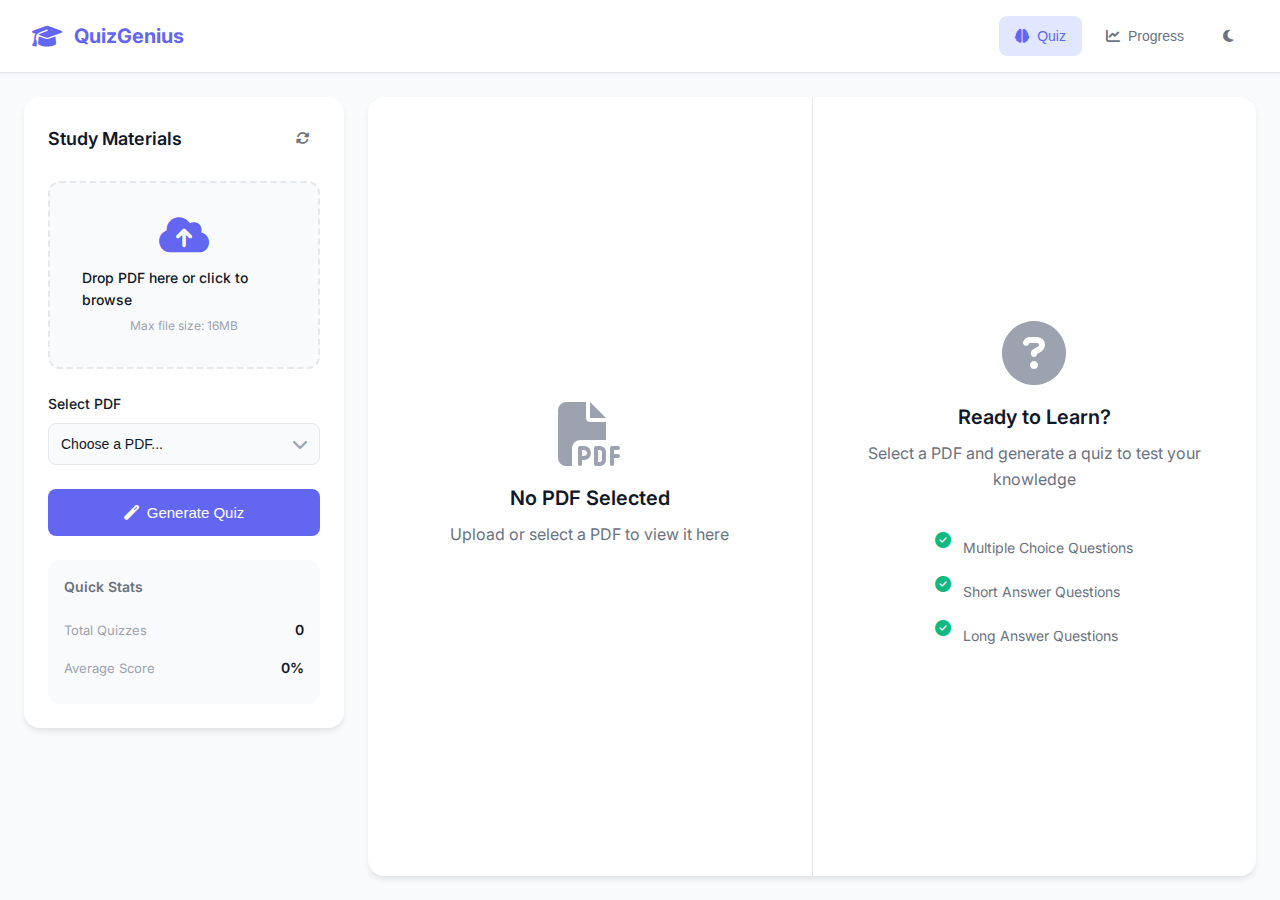
<file: index.html>
<!DOCTYPE html>
<html lang="en">
<head>
    <meta charset="UTF-8">
    <meta name="viewport" content="width=device-width, initial-scale=1.0">
    <title>QuizGenius - AI-Powered Study Assistant</title>
    <link rel="stylesheet" href="style.css">
    <link rel="preconnect" href="https://fonts.googleapis.com">
    <link rel="preconnect" href="https://fonts.gstatic.com" crossorigin>
    <link href="https://fonts.googleapis.com/css2?family=Inter:wght@300;400;500;600;700;800&display=swap" rel="stylesheet">
    <link rel="stylesheet" href="https://cdnjs.cloudflare.com/ajax/libs/font-awesome/6.4.0/css/all.min.css">
</head>
<body>
    <!-- Header Navigation -->
    <header class="app-header">
        <div class="header-content">
            <div class="logo">
                <i class="fas fa-graduation-cap"></i>
                <span>QuizGenius</span>
            </div>
            <nav class="header-nav">
                <button class="nav-btn active" data-view="quiz">
                    <i class="fas fa-brain"></i>
                    <span>Quiz</span>
                </button>
                <button class="nav-btn" data-view="progress">
                    <i class="fas fa-chart-line"></i>
                    <span>Progress</span>
                </button>
                <button class="nav-btn theme-toggle" id="themeToggle">
                    <i class="fas fa-moon"></i>
                </button>
            </nav>
        </div>
    </header>

    <!-- Main Container -->
    <main class="app-container">
        <!-- Sidebar Controls -->
        <aside class="sidebar">
            <div class="sidebar-header">
                <h2>Study Materials</h2>
                <button class="btn-icon" id="refreshPDFs">
                    <i class="fas fa-sync-alt"></i>
                </button>
            </div>

            <!-- Upload Section -->
            <div class="upload-section">
                <label for="fileInput" class="upload-area">
                    <i class="fas fa-cloud-upload-alt"></i>
                    <span class="upload-text">Drop PDF here or click to browse</span>
                    <span class="upload-hint">Max file size: 16MB</span>
                    <input type="file" id="fileInput" accept=".pdf" hidden>
                </label>
                <div class="upload-progress" id="uploadProgress">
                    <div class="progress-bar">
                        <div class="progress-fill"></div>
                    </div>
                    <span class="progress-text">Uploading...</span>
                </div>
            </div>

            <!-- PDF Selection -->
            <div class="pdf-section">
                <label class="section-label">Select PDF</label>
                <div class="select-wrapper">
                    <select id="pdfSelect" class="modern-select">
                        <option value="">Choose a PDF...</option>
                    </select>
                    <i class="fas fa-chevron-down select-icon"></i>
                </div>
            </div>

            <!-- Quiz Controls -->
            <div class="quiz-controls">
                <button id="generateQuizBtn" class="btn btn-primary btn-large">
                    <i class="fas fa-magic"></i>
                    Generate Quiz
                </button>
                <button id="newQuizBtn" class="btn btn-secondary btn-large" style="display: none;">
                    <i class="fas fa-redo"></i>
                    New Quiz
                </button>
            </div>

            <!-- Stats Card -->
            <div class="stats-card">
                <h3>Quick Stats</h3>
                <div class="stat-item">
                    <span class="stat-label">Total Quizzes</span>
                    <span class="stat-value" id="totalQuizzes">0</span>
                </div>
                <div class="stat-item">
                    <span class="stat-label">Average Score</span>
                    <span class="stat-value" id="avgScore">0%</span>
                </div>
            </div>
        </aside>

        <!-- Main Content Area -->
        <div class="main-content">
            <!-- Quiz View -->
            <div id="quizView" class="content-view active">
                <!-- PDF Viewer -->
                <div class="pdf-viewer" id="pdfViewer">
                    <div class="pdf-placeholder">
                        <i class="fas fa-file-pdf"></i>
                        <h3>No PDF Selected</h3>
                        <p>Upload or select a PDF to view it here</p>
                    </div>
                    <iframe id="pdfFrame" style="display: none;"></iframe>
                </div>

                <!-- Quiz Container -->
                <div class="quiz-container" id="quizContainer">
                    <div class="quiz-placeholder">
                        <i class="fas fa-question-circle"></i>
                        <h3>Ready to Learn?</h3>
                        <p>Select a PDF and generate a quiz to test your knowledge</p>
                        <div class="feature-list">
                            <div class="feature-item">
                                <i class="fas fa-check-circle"></i>
                                <span>Multiple Choice Questions</span>
                            </div>
                            <div class="feature-item">
                                <i class="fas fa-check-circle"></i>
                                <span>Short Answer Questions</span>
                            </div>
                            <div class="feature-item">
                                <i class="fas fa-check-circle"></i>
                                <span>Long Answer Questions</span>
                            </div>
                        </div>
                    </div>
                </div>
            </div>

            <!-- Progress View -->
            <div id="progressView" class="content-view">
                <div class="progress-header">
                    <h2>Your Learning Journey</h2>
                    <p>Track your progress and identify areas for improvement</p>
                </div>
                <div class="progress-grid">
                    <div class="progress-card">
                        <div class="progress-icon">
                            <i class="fas fa-trophy"></i>
                        </div>
                        <h3>Total Attempts</h3>
                        <p class="progress-value" id="progressAttempts">0</p>
                    </div>
                    <div class="progress-card">
                        <div class="progress-icon">
                            <i class="fas fa-percentage"></i>
                        </div>
                        <h3>Average Score</h3>
                        <p class="progress-value" id="progressAverage">0%</p>
                    </div>
                    <div class="progress-card">
                        <div class="progress-icon">
                            <i class="fas fa-chart-line"></i>
                        </div>
                        <h3>Improvement</h3>
                        <p class="progress-value" id="progressTrend">+0%</p>
                    </div>
                </div>
                <div class="recent-attempts">
                    <h3>Recent Attempts</h3>
                    <div id="attemptsList" class="attempts-list"></div>
                </div>
            </div>
        </div>
    </main>

    <!-- Loading Overlay -->
    <div class="loading-overlay" id="loadingOverlay">
        <div class="loading-content">
            <div class="spinner"></div>
            <p id="loadingText">Generating your quiz...</p>
        </div>
    </div>

    <!-- Toast Notification -->
    <div class="toast" id="toast">
        <i class="toast-icon fas fa-check-circle"></i>
        <span class="toast-message"></span>
    </div>

    <!-- Score Modal -->
    <div class="modal" id="scoreModal">
        <div class="modal-content">
            <div class="modal-header">
                <h2>Quiz Results</h2>
                <button class="modal-close" id="closeModal">
                    <i class="fas fa-times"></i>
                </button>
            </div>
            <div class="modal-body" id="scoreContent">
                <!-- Score content will be inserted here -->
            </div>
            <div class="modal-footer">
                <button class="btn btn-secondary" id="reviewAnswers">Review Answers</button>
                <button class="btn btn-primary" id="tryAgain">Try Another Quiz</button>
            </div>
        </div>
    </div>

    <script src="script.js"></script>
</body>
</html>
</file>
<file: style.css>
/* CSS Variables for Theme */
:root {
    --primary-color: #6366f1;
    --primary-hover: #4f46e5;
    --primary-light: #e0e7ff;
    --secondary-color: #8b5cf6;
    --success-color: #10b981;
    --warning-color: #f59e0b;
    --error-color: #ef4444;
    --info-color: #3b82f6;
    
    --bg-primary: #ffffff;
    --bg-secondary: #f9fafb;
    --bg-tertiary: #f3f4f6;
    --bg-card: #ffffff;
    
    --text-primary: #111827;
    --text-secondary: #6b7280;
    --text-tertiary: #9ca3af;
    
    --border-color: #e5e7eb;
    --shadow-sm: 0 1px 2px rgba(0, 0, 0, 0.05);
    --shadow-md: 0 4px 6px -1px rgba(0, 0, 0, 0.1);
    --shadow-lg: 0 10px 15px -3px rgba(0, 0, 0, 0.1);
    --shadow-xl: 0 20px 25px -5px rgba(0, 0, 0, 0.1);
    
    --radius-sm: 0.375rem;
    --radius-md: 0.5rem;
    --radius-lg: 0.75rem;
    --radius-xl: 1rem;
    
    --transition: all 0.3s cubic-bezier(0.4, 0, 0.2, 1);
}

/* Dark Theme */
[data-theme="dark"] {
    --primary-color: #818cf8;
    --primary-hover: #6366f1;
    --primary-light: #312e81;
    --secondary-color: #a78bfa;
    
    --bg-primary: #0f172a;
    --bg-secondary: #1e293b;
    --bg-tertiary: #334155;
    --bg-card: #1e293b;
    
    --text-primary: #f1f5f9;
    --text-secondary: #cbd5e1;
    --text-tertiary: #94a3b8;
    
    --border-color: #334155;
    --shadow-sm: 0 1px 2px rgba(0, 0, 0, 0.2);
    --shadow-md: 0 4px 6px -1px rgba(0, 0, 0, 0.3);
    --shadow-lg: 0 10px 15px -3px rgba(0, 0, 0, 0.4);
    --shadow-xl: 0 20px 25px -5px rgba(0, 0, 0, 0.5);
}

/* Global Styles */
* {
    margin: 0;
    padding: 0;
    box-sizing: border-box;
}

body {
    font-family: 'Inter', -apple-system, BlinkMacSystemFont, 'Segoe UI', sans-serif;
    background: var(--bg-secondary);
    color: var(--text-primary);
    line-height: 1.6;
    transition: var(--transition);
}

/* Header */
.app-header {
    background: var(--bg-primary);
    border-bottom: 1px solid var(--border-color);
    position: sticky;
    top: 0;
    z-index: 100;
    box-shadow: var(--shadow-sm);
}

.header-content {
    max-width: 1440px;
    margin: 0 auto;
    display: flex;
    justify-content: space-between;
    align-items: center;
    padding: 1rem 2rem;
}

.logo {
    display: flex;
    align-items: center;
    gap: 0.75rem;
    font-size: 1.25rem;
    font-weight: 700;
    color: var(--primary-color);
}

.logo i {
    font-size: 1.5rem;
}

.header-nav {
    display: flex;
    gap: 0.5rem;
}

.nav-btn {
    display: flex;
    align-items: center;
    gap: 0.5rem;
    padding: 0.5rem 1rem;
    background: transparent;
    border: none;
    color: var(--text-secondary);
    font-size: 0.875rem;
    font-weight: 500;
    border-radius: var(--radius-md);
    cursor: pointer;
    transition: var(--transition);
}

.nav-btn:hover {
    background: var(--bg-tertiary);
    color: var(--text-primary);
}

.nav-btn.active {
    background: var(--primary-light);
    color: var(--primary-color);
}

.theme-toggle {
    width: 40px;
    height: 40px;
    padding: 0;
    justify-content: center;
}

/* Main Layout */
.app-container {
    max-width: 1440px;
    margin: 0 auto;
    display: flex;
    gap: 1.5rem;
    padding: 1.5rem;
    min-height: calc(100vh - 73px);
}

/* Sidebar */
.sidebar {
    width: 320px;
    background: var(--bg-card);
    border-radius: var(--radius-xl);
    padding: 1.5rem;
    height: fit-content;
    position: sticky;
    top: 97px;
    box-shadow: var(--shadow-md);
}

.sidebar-header {
    display: flex;
    justify-content: space-between;
    align-items: center;
    margin-bottom: 1.5rem;
}

.sidebar-header h2 {
    font-size: 1.125rem;
    font-weight: 600;
    color: var(--text-primary);
}

/* Upload Section */
.upload-section {
    margin-bottom: 1.5rem;
}

.upload-area {
    display: flex;
    flex-direction: column;
    align-items: center;
    justify-content: center;
    padding: 2rem;
    border: 2px dashed var(--border-color);
    border-radius: var(--radius-lg);
    background: var(--bg-secondary);
    cursor: pointer;
    transition: var(--transition);
}

.upload-area:hover {
    border-color: var(--primary-color);
    background: var(--primary-light);
}

.upload-area i {
    font-size: 2.5rem;
    color: var(--primary-color);
    margin-bottom: 0.75rem;
}

.upload-text {
    font-size: 0.875rem;
    font-weight: 500;
    color: var(--text-primary);
    margin-bottom: 0.25rem;
}

.upload-hint {
    font-size: 0.75rem;
    color: var(--text-tertiary);
}

.upload-progress {
    display: none;
    margin-top: 1rem;
}

.upload-progress.active {
    display: block;
}

.progress-bar {
    width: 100%;
    height: 4px;
    background: var(--bg-tertiary);
    border-radius: 2px;
    overflow: hidden;
}

.progress-fill {
    height: 100%;
    background: var(--primary-color);
    width: 0%;
    transition: width 0.3s ease;
}

.progress-text {
    font-size: 0.75rem;
    color: var(--text-secondary);
    margin-top: 0.5rem;
    display: block;
}

/* PDF Selection */
.pdf-section {
    margin-bottom: 1.5rem;
}

.section-label {
    display: block;
    font-size: 0.875rem;
    font-weight: 500;
    color: var(--text-primary);
    margin-bottom: 0.5rem;
}

.select-wrapper {
    position: relative;
}

.modern-select {
    width: 100%;
    padding: 0.75rem 2.5rem 0.75rem 0.75rem;
    background: var(--bg-secondary);
    border: 1px solid var(--border-color);
    border-radius: var(--radius-md);
    font-size: 0.875rem;
    color: var(--text-primary);
    cursor: pointer;
    appearance: none;
    transition: var(--transition);
}

.modern-select:hover {
    border-color: var(--primary-color);
}

.modern-select:focus {
    outline: none;
    border-color: var(--primary-color);
    box-shadow: 0 0 0 3px var(--primary-light);
}

.select-icon {
    position: absolute;
    right: 0.75rem;
    top: 50%;
    transform: translateY(-50%);
    color: var(--text-tertiary);
    pointer-events: none;
}

/* Quiz Controls */
.quiz-controls {
    display: flex;
    flex-direction: column;
    gap: 0.75rem;
    margin-bottom: 1.5rem;
}

/* Buttons */
.btn {
    display: inline-flex;
    align-items: center;
    justify-content: center;
    gap: 0.5rem;
    padding: 0.75rem 1.5rem;
    font-size: 0.875rem;
    font-weight: 500;
    border: none;
    border-radius: var(--radius-md);
    cursor: pointer;
    transition: var(--transition);
    text-decoration: none;
    line-height: 1;
}

.btn-primary {
    background: var(--primary-color);
    color: white;
}

.btn-primary:hover {
    background: var(--primary-hover);
    transform: translateY(-2px);
    box-shadow: var(--shadow-lg);
}

.btn-secondary {
    background: var(--bg-tertiary);
    color: var(--text-primary);
}

.btn-secondary:hover {
    background: var(--bg-secondary);
}

.btn-large {
    padding: 1rem 1.5rem;
    font-size: 0.9375rem;
    width: 100%;
}

.btn-icon {
    width: 36px;
    height: 36px;
    padding: 0;
    display: flex;
    align-items: center;
    justify-content: center;
    background: transparent;
    border: none;
    color: var(--text-secondary);
    border-radius: var(--radius-md);
    cursor: pointer;
    transition: var(--transition);
}

.btn-icon:hover {
    background: var(--bg-tertiary);
    color: var(--primary-color);
}

/* Stats Card */
.stats-card {
    background: var(--bg-secondary);
    border-radius: var(--radius-lg);
    padding: 1rem;
}

.stats-card h3 {
    font-size: 0.875rem;
    font-weight: 600;
    color: var(--text-secondary);
    margin-bottom: 0.75rem;
}

.stat-item {
    display: flex;
    justify-content: space-between;
    align-items: center;
    padding: 0.5rem 0;
}

.stat-label {
    font-size: 0.8125rem;
    color: var(--text-tertiary);
}

.stat-value {
    font-size: 0.875rem;
    font-weight: 600;
    color: var(--text-primary);
}

/* Main Content */
.main-content {
    flex: 1;
    background: var(--bg-card);
    border-radius: var(--radius-xl);
    overflow: hidden;
    box-shadow: var(--shadow-md);
}

.content-view {
    display: none;
    height: 100%;
}

.content-view.active {
    display: flex;
}

/* Quiz View */
#quizView {
    gap: 1px;
    background: var(--border-color);
}

.pdf-viewer,
.quiz-container {
    flex: 1;
    background: var(--bg-card);
    min-height: calc(100vh - 145px);
}

.pdf-placeholder,
.quiz-placeholder {
    display: flex;
    flex-direction: column;
    align-items: center;
    justify-content: center;
    height: 100%;
    padding: 2rem;
    text-align: center;
}

.pdf-placeholder i,
.quiz-placeholder i {
    font-size: 4rem;
    color: var(--text-tertiary);
    margin-bottom: 1rem;
}

.pdf-placeholder h3,
.quiz-placeholder h3 {
    font-size: 1.25rem;
    font-weight: 600;
    color: var(--text-primary);
    margin-bottom: 0.5rem;
}

.pdf-placeholder p,
.quiz-placeholder p {
    color: var(--text-secondary);
    margin-bottom: 1.5rem;
}

#pdfFrame {
    width: 100%;
    height: 100%;
    border: none;
}

.feature-list {
    display: flex;
    flex-direction: column;
    gap: 0.75rem;
    text-align: left;
    margin-top: 1rem;
}

.feature-item {
    display: flex;
    align-items: center;
    gap: 0.75rem;
    color: var(--text-secondary);
    font-size: 0.875rem;
}

.feature-item i {
    font-size: 1rem;
    color: var(--success-color);
}

/* Quiz Content */
.quiz-content {
    padding: 2rem;
    max-width: 800px;
    margin: 0 auto;
}

.quiz-header {
    margin-bottom: 2rem;
    padding-bottom: 1rem;
    border-bottom: 1px solid var(--border-color);
}

.quiz-header h2 {
    font-size: 1.5rem;
    font-weight: 700;
    color: var(--text-primary);
    margin-bottom: 0.5rem;
}

.quiz-meta {
    display: flex;
    gap: 1.5rem;
    font-size: 0.875rem;
    color: var(--text-secondary);
}

.question-section {
    margin-bottom: 2rem;
}

.section-title {
    display: flex;
    align-items: center;
    gap: 0.5rem;
    font-size: 1rem;
    font-weight: 600;
    color: var(--primary-color);
    margin-bottom: 1rem;
    padding: 0.5rem;
    background: var(--primary-light);
    border-radius: var(--radius-md);
}

.question-card {
    background: var(--bg-secondary);
    border-radius: var(--radius-lg);
    padding: 1.5rem;
    margin-bottom: 1rem;
}

.question-number {
    display: inline-flex;
    align-items: center;
    justify-content: center;
    width: 28px;
    height: 28px;
    background: var(--primary-color);
    color: white;
    font-size: 0.75rem;
    font-weight: 600;
    border-radius: 50%;
    margin-bottom: 0.75rem;
}

.question-text {
    font-size: 0.9375rem;
    font-weight: 500;
    color: var(--text-primary);
    margin-bottom: 1rem;
    line-height: 1.6;
}

.options-list {
    display: flex;
    flex-direction: column;
    gap: 0.5rem;
}

.option-item {
    display: flex;
    align-items: center;
    padding: 0.75rem 1rem;
    background: var(--bg-card);
    border: 1px solid var(--border-color);
    border-radius: var(--radius-md);
    cursor: pointer;
    transition: var(--transition);
}

.option-item:hover {
    border-color: var(--primary-color);
    background: var(--primary-light);
}

.option-item input[type="radio"] {
    margin-right: 0.75rem;
    accent-color: var(--primary-color);
}

.option-item label {
    cursor: pointer;
    flex: 1;
    font-size: 0.875rem;
    color: var(--text-primary);
}

.answer-input {
    width: 100%;
    padding: 0.75rem;
    background: var(--bg-card);
    border: 1px solid var(--border-color);
    border-radius: var(--radius-md);
    font-size: 0.875rem;
    color: var(--text-primary);
    resize: vertical;
    min-height: 80px;
    transition: var(--transition);
}

.answer-input:focus {
    outline: none;
    border-color: var(--primary-color);
    box-shadow: 0 0 0 3px var(--primary-light);
}

.quiz-actions {
    display: flex;
    justify-content: space-between;
    align-items: center;
    margin-top: 2rem;
    padding-top: 2rem;
    border-top: 1px solid var(--border-color);
}

.submit-quiz-btn {
    padding: 0.875rem 2rem;
    font-size: 1rem;
}

/* Progress View */
#progressView {
    flex-direction: column;
    padding: 2rem;
}

.progress-header {
    text-align: center;
    margin-bottom: 2rem;
}

.progress-header h2 {
    font-size: 1.75rem;
    font-weight: 700;
    color: var(--text-primary);
    margin-bottom: 0.5rem;
}

.progress-header p {
    color: var(--text-secondary);
}

.progress-grid {
    display: grid;
    grid-template-columns: repeat(auto-fit, minmax(250px, 1fr));
    gap: 1.5rem;
    margin-bottom: 2rem;
}

.progress-card {
    background: var(--bg-secondary);
    border-radius: var(--radius-lg);
    padding: 1.5rem;
    text-align: center;
}

.progress-icon {
    width: 48px;
    height: 48px;
    background: var(--primary-light);
    border-radius: 50%;
    display: flex;
    align-items: center;
    justify-content: center;
    margin: 0 auto 1rem;
}

.progress-icon i {
    font-size: 1.25rem;
    color: var(--primary-color);
}

.progress-card h3 {
    font-size: 0.875rem;
    font-weight: 500;
    color: var(--text-secondary);
    margin-bottom: 0.5rem;
}

.progress-value {
    font-size: 1.75rem;
    font-weight: 700;
    color: var(--text-primary);
}

.recent-attempts {
    background: var(--bg-secondary);
    border-radius: var(--radius-lg);
    padding: 1.5rem;
}

.recent-attempts h3 {
    font-size: 1.125rem;
    font-weight: 600;
    color: var(--text-primary);
    margin-bottom: 1rem;
}

.attempts-list {
    display: flex;
    flex-direction: column;
    gap: 0.75rem;
}

.attempt-item {
    display: flex;
    justify-content: space-between;
    align-items: center;
    padding: 1rem;
    background: var(--bg-card);
    border-radius: var(--radius-md);
}

.attempt-date {
    font-size: 0.875rem;
    color: var(--text-secondary);
}

.attempt-score {
    font-size: 1rem;
    font-weight: 600;
    color: var(--text-primary);
}

/* Loading Overlay */
.loading-overlay {
    display: none;
    position: fixed;
    top: 0;
    left: 0;
    right: 0;
    bottom: 0;
    background: rgba(0, 0, 0, 0.5);
    backdrop-filter: blur(4px);
    z-index: 1000;
}

.loading-overlay.active {
    display: flex;
    align-items: center;
    justify-content: center;
}

.loading-content {
    text-align: center;
}

.spinner {
    width: 48px;
    height: 48px;
    border: 3px solid var(--primary-light);
    border-top-color: var(--primary-color);
    border-radius: 50%;
    animation: spin 1s linear infinite;
    margin: 0 auto 1rem;
}

@keyframes spin {
    to { transform: rotate(360deg); }
}

#loadingText {
    color: white;
    font-size: 0.9375rem;
}

/* Toast */
.toast {
    position: fixed;
    bottom: 2rem;
    right: 2rem;
    background: var(--bg-card);
    padding: 1rem 1.5rem;
    border-radius: var(--radius-lg);
    box-shadow: var(--shadow-xl);
    display: flex;
    align-items: center;
    gap: 0.75rem;
    transform: translateX(400px);
    transition: transform 0.3s ease;
    z-index: 1001;
}

.toast.show {
    transform: translateX(0);
}

.toast-icon {
    font-size: 1.25rem;
}

.toast.success .toast-icon {
    color: var(--success-color);
}

.toast.error .toast-icon {
    color: var(--error-color);
}

.toast-message {
    font-size: 0.875rem;
    color: var(--text-primary);
}

/* Modal */
.modal {
    display: none;
    position: fixed;
    top: 0;
    left: 0;
    right: 0;
    bottom: 0;
    background: rgba(0, 0, 0, 0.5);
    backdrop-filter: blur(4px);
    z-index: 1000;
}

.modal.active {
    display: flex;
    align-items: center;
    justify-content: center;
}

.modal-content {
    background: var(--bg-card);
    border-radius: var(--radius-xl);
    width: 90%;
    max-width: 600px;
    max-height: 80vh;
    overflow: hidden;
    display: flex;
    flex-direction: column;
}

.modal-header {
    display: flex;
    justify-content: space-between;
    align-items: center;
    padding: 1.5rem;
    border-bottom: 1px solid var(--border-color);
}

.modal-header h2 {
    font-size: 1.25rem;
    font-weight: 600;
    color: var(--text-primary);
}

.modal-close {
    width: 32px;
    height: 32px;
    display: flex;
    align-items: center;
    justify-content: center;
    background: transparent;
    border: none;
    color: var(--text-secondary);
    border-radius: var(--radius-md);
    cursor: pointer;
    transition: var(--transition);
}

.modal-close:hover {
    background: var(--bg-tertiary);
}

.modal-body {
    padding: 1.5rem;
    overflow-y: auto;
    flex: 1;
}

.modal-footer {
    display: flex;
    justify-content: flex-end;
    gap: 0.75rem;
    padding: 1.5rem;
    border-top: 1px solid var(--border-color);
}

/* Score Display */
.score-display {
    text-align: center;
    padding: 2rem;
}

.score-circle {
    width: 120px;
    height: 120px;
    background: var(--primary-light);
    border-radius: 50%;
    display: flex;
    align-items: center;
    justify-content: center;
    margin: 0 auto 1rem;
}

.score-percentage {
    font-size: 2rem;
    font-weight: 700;
    color: var(--primary-color);
}

.score-message {
    font-size: 1.125rem;
    font-weight: 600;
    color: var(--text-primary);
    margin-bottom: 0.5rem;
}

.score-details {
    color: var(--text-secondary);
}

/* Responsive Design */
@media (max-width: 1024px) {
    .app-container {
        flex-direction: column;
    }
    
    .sidebar {
        width: 100%;
        position: static;
    }
    
    #quizView {
        flex-direction: column;
    }
    
    .pdf-viewer,
    .quiz-container {
        min-height: 400px;
    }
}

@media (max-width: 768px) {
    .header-content {
        padding: 1rem;
    }
    
    .logo span {
        display: none;
    }
    
    .nav-btn span {
        display: none;
    }
    
    .nav-btn {
        padding: 0.5rem;
        width: 40px;
        height: 40px;
        justify-content: center;
    }
    
    .app-container {
        padding: 1rem;
        gap: 1rem;
    }
    
    .sidebar {
        padding: 1rem;
    }
    
    .progress-grid {
        grid-template-columns: 1fr;
    }
    
    .modal-content {
        width: 95%;
        max-height: 90vh;
    }
    
    .toast {
        right: 1rem;
        left: 1rem;
        transform: translateY(100px);
    }
    
    .toast.show {
        transform: translateY(0);
    }
}

/* Animations */
@keyframes fadeIn {
    from {
        opacity: 0;
        transform: translateY(20px);
    }
    to {
        opacity: 1;
        transform: translateY(0);
    }
}

.question-card {
    animation: fadeIn 0.4s ease;
}

/* Feedback Styles */
.feedback-card {
    background: var(--bg-secondary);
    border-radius: var(--radius-lg);
    padding: 1rem;
    margin-top: 1rem;
}

.feedback-header {
    display: flex;
    align-items: center;
    gap: 0.5rem;
    margin-bottom: 0.75rem;
}

.feedback-icon {
    width: 24px;
    height: 24px;
    border-radius: 50%;
    display: flex;
    align-items: center;
    justify-content: center;
}

.feedback-icon.correct {
    background: var(--success-color);
    color: white;
}

.feedback-icon.incorrect {
    background: var(--error-color);
    color: white;
}

.feedback-text {
    font-size: 0.875rem;
    color: var(--text-secondary);
    line-height: 1.6;
}
</file>
